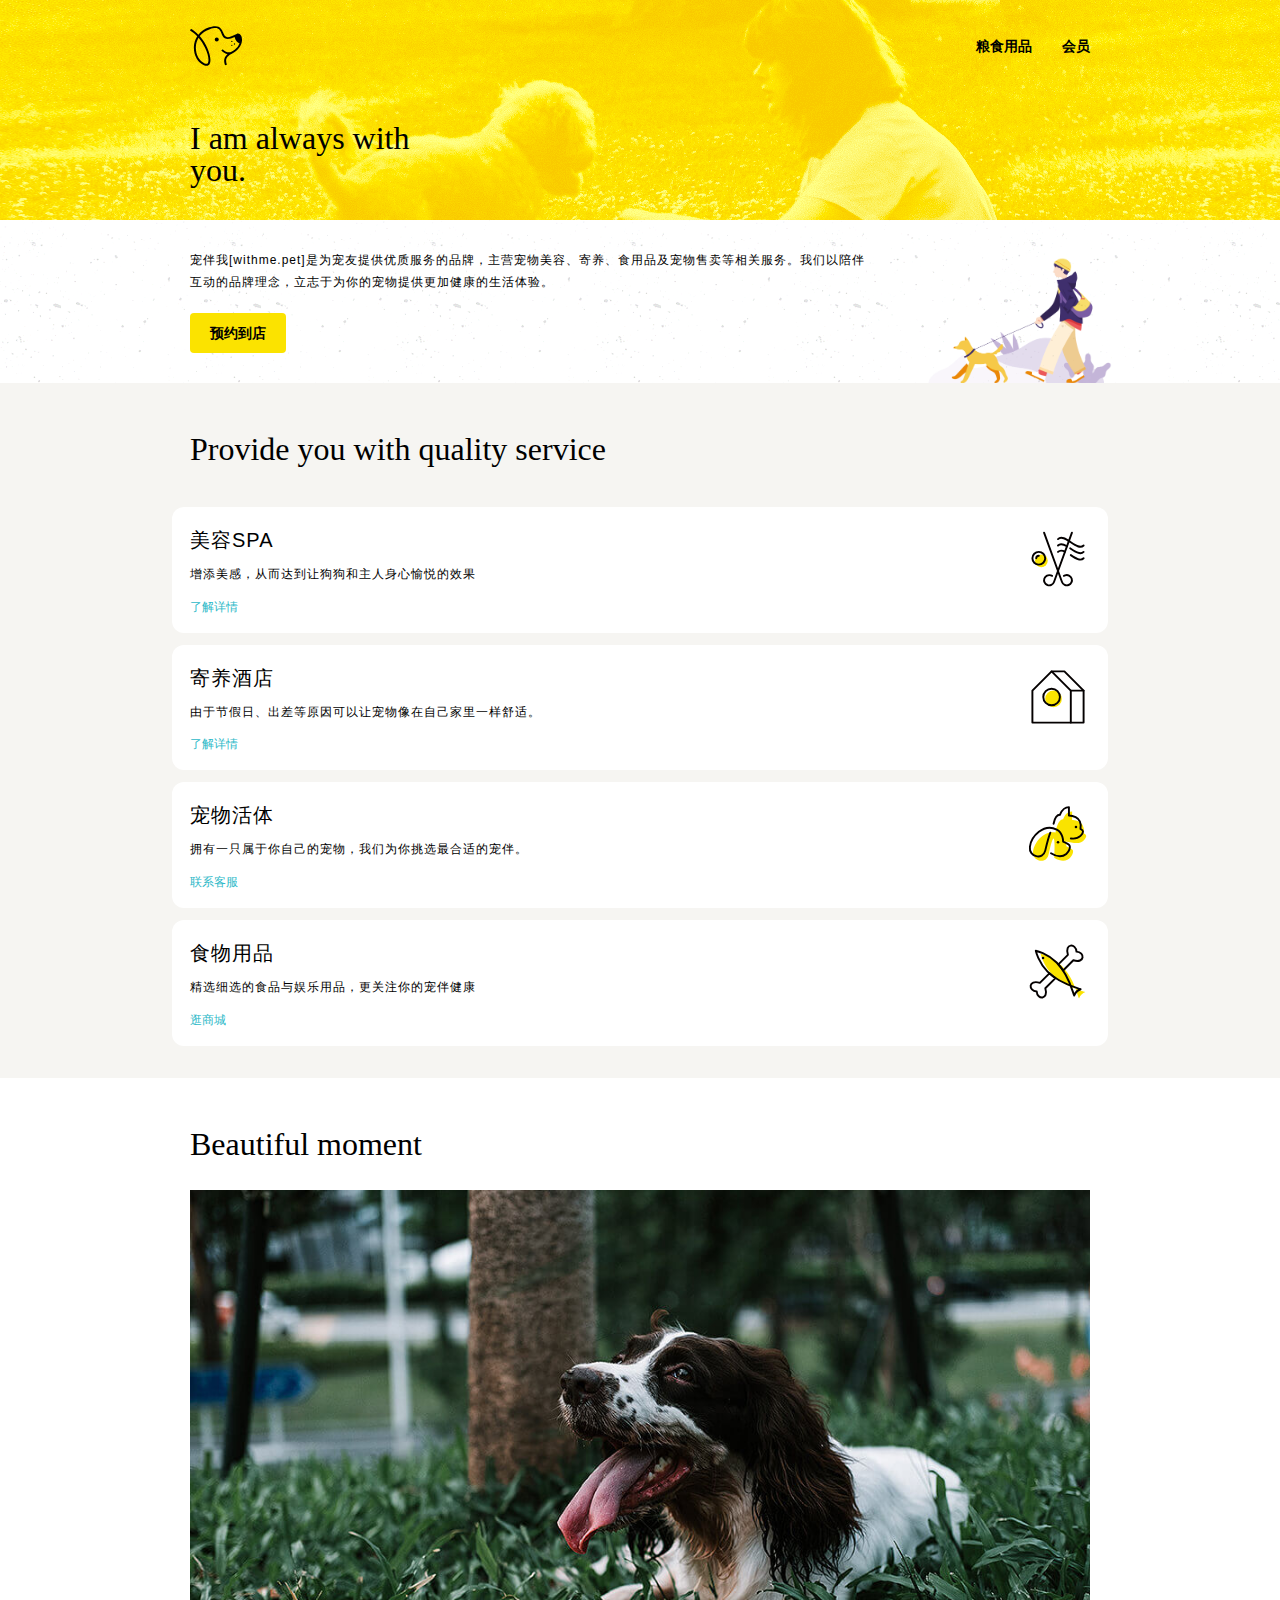
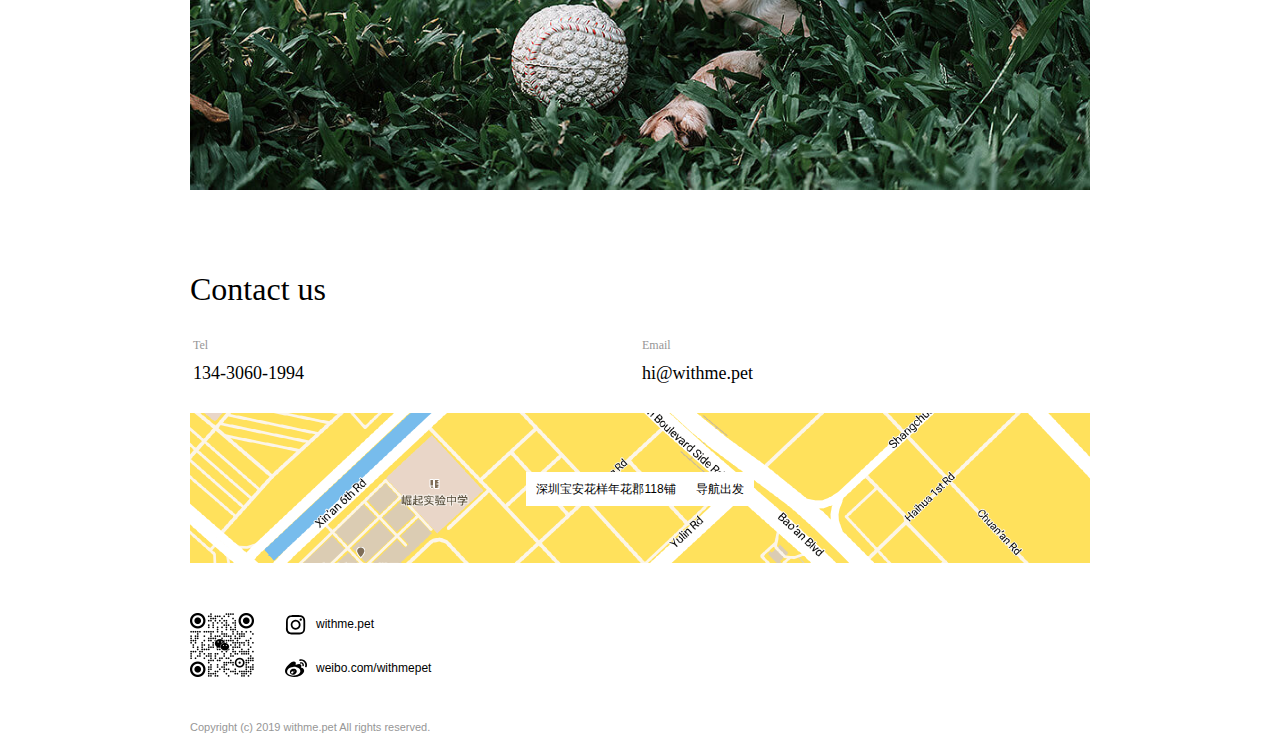
<file: index.html>
<!DOCTYPE html>
<html>
<meta name="viewport" content="width=width=device-width, user-scalable=no, initial-scale=1.0, maximum-scale=1.0, minimum-scale=1.0"> <!--适配移动显示-->
<head>
	<title>宠伴我-宠物生活 | I am always with you.</title>
	<meta name="description" content="宠伴我是一家为宠友提供优质服务的品牌，现主要包含宠物美容、寄养、食用品及活体售卖等相关服务。我们以陪伴互动的品牌理念，立志于为你的宠物提供更加健康的生活。">
	<meta name="keywords" content="Pet, Pets, Dog, Cat, 宠物, 宠物服务, 宠物美容, 宠物洗澡, 宠物剪毛, 宠物SPA, 宠物寄养, 宠物商品, 宠物用品, 宠物玩具, 宠物生活, 狗, 猫, 雪貂, 宠物陪伴">
	<meta name="viewport" content="width=device-width, viewport-fit=cover"> <!--适配iPhone底部条-->
	<meta http-equiv="Content-Type" content="text/html; charset=utf-8" />
	<link rel="icon" type="image/x-icon" sizes="16x16 32x32 128x128" href="favicon.ico">
	<link rel="stylesheet" type="text/css" href="style.css">
	<script src="script.js"></script>
	<script type="text/javascript" src="script.js"></script>
</head>

<body>

<!--Banner-->
	<div class="banner">
		<div class="bannerBg">
			<div class="LM">
				<div class="logo" onclick="window.open('index.html','_self')"><img src="icons/logo.svg"></div>
				<div class="menu">
					<ul>
						<li><!--商城弹窗入口开始-->
							<a href = "javascript:void(0)" onclick = "document.getElementById('light').style.display='block';document.getElementById('fade').style.display='block'">粮食用品</a>
						</li>
						<li><a href="member.html">会员</a></li>
					</ul>
				</div>
			</div>
			<div class="slo">
				<div class="slogan"><a>I am always with you.</a></div>
			</div>
		</div>
	</div>

	<!--商城弹窗内容开始-->
	<div id="qrwin">
		<div id="light" class="white_content">
			<div id="qrbg">
				<div id="qrimg"><img src="imgs/wxaqrcode.jpeg"></img></div>
				<div id="qrtxt">长按识别或扫码进入</div>
			</div>
			<div id="qrClose" href = "javascript:void(0)" onclick = "document.getElementById('light').style.display='none';document.getElementById('fade').style.display='none'">关闭</div>
		</div>
	</div>
	<div id="fade" class="black_overlay"></div>
	<!--商城弹窗内容结束-->

<!--关于我们-->
	<div class="info">
		<div class="btnTxt">
			<div class="about"><b>宠伴我[withme.pet]</b>是为宠友提供优质服务的品牌，主营<b>宠物美容、寄养、食用品及宠物售卖</b>等相关服务。我们以陪伴互动的品牌理念，立志于为你的宠物提供更加健康的生活体验。</div>
			<div class="btbooking"><a href="booking.html" target="_blank"><button class="btbtext" type="button" onclick="xiangzhi()" value="预约到店" />预约到店</button></a></div>
		</div>
	</div>

<!--服务范围-->
	<div class="service">
		<div class="btitle">Provide you with quality service</div>

		<div class="psall">
			<div class="petSer" onclick="window.open('index.html','_self')">
				<div class="serLeft">
					<div class="serTitle">美容SPA</div>
					<div class="serInfo">增添美感，从而达到让狗狗和主人身心愉悦的效果</div>
					<div class="moreLinks"><a href="beauty.html" >了解详情</a></div>
				</div>
				<div class="serRight"><img class="serICONs" src="icons/serMY.svg"></div>
			</div>
				
			<div class="petSer" onclick="window.open('index.html','_self')">
				<div class="serLeft">
					<div class="serTitle">寄养酒店</div>
					<div class="serInfo">由于节假日、出差等原因可以让宠物像在自己家里一样舒适。</div>
					<div class="moreLinks"><a href="fostercare.html" >了解详情</a></div>
				</div>
				<div class="serRight"><img class="serICONs" src="icons/serJY.svg"></div>
			</div>

			<div class="petSer" onclick="window.open('index.html','_self')">
				<div class="serLeft">
					<div class="serTitle">宠物活体</div>
					<div class="serInfo">拥有一只属于你自己的宠物，我们为你挑选最合适的宠伴。</div>
					<div class="moreLinks"><a href="tel:13430601994">联系客服</a></div>
				</div>
				<div class="serRight"><img class="serICONs" src="icons/serHT.svg"></div>
			</div>

			<div class="petSer" onclick="document.getElementById('light').style.display='block';document.getElementById('fade').style.display='block'">
				<div class="serLeft">
					<div class="serTitle">食物用品</div>
					<div class="serInfo">精选细选的食品与娱乐用品，更关注你的宠伴健康</div>
					<div class="moreLinks"><a href = "javascript:void(0)" onclick = "document.getElementById('light').style.display='block';document.getElementById('fade').style.display='block'">逛商城</a></div>
				</div>
				<div class="serRight"><img class="serICONs" src="icons/serSP.svg"></div>
			</div>
		</div>
	</div>

<!--案例展示-->
	<div class="works">
		<div class="worksmain">
			<div class="worksTitle">Beautiful moment</div>
			<img class="worksImg" src="imgs/work-1.jpg"></img>
		</div>
	</div>

<!--联系我们及页脚-->
	<div class="footer">

		<div class="footerall">
			<div class="footerTitle">Contact us</div>

			<table class="contactTable">
				<tr class="conTi">
	  				<td>Tel</td>
	  				<td>Email</td>
				</tr>
				<tr class="conInfo">
	  				<td><a href="tel:13430601994">134-3060-1994</a></td>
	  				<td><a href="mailto:hi@withme.pet">hi@withme.pet</a></td>
				</tr>
			</table>

			<div class="map">
				<a>深圳宝安花样年花郡118铺</a><a href="https://router.map.qq.com/short?l=989dfc0343e31c8e04d27ed082d722e0"><b>导航出发</b></a>
			</div>

			<div class="sns">
				<div class="wechat">
					<img src="imgs/wechatqr.png"></img>
				</div>

				<div class="inswb">
					<div class="insta">
						<a href="https://www.instagram.com/withme.pet"><img  src="icons/insta.svg"></img>withme.pet</a>
					</div>
					<div class="weibo">
						<a href="https://weibo.com/withmepet"><img  src="icons/weibo.svg"></img>weibo.com/withmepet</a>
					</div>
				</div>
			</div>

			<div class="copyright">Copyright (c) 2019 withme.pet All rights reserved.</div>
		</div>
	</div>




</body>
</html>
</file>
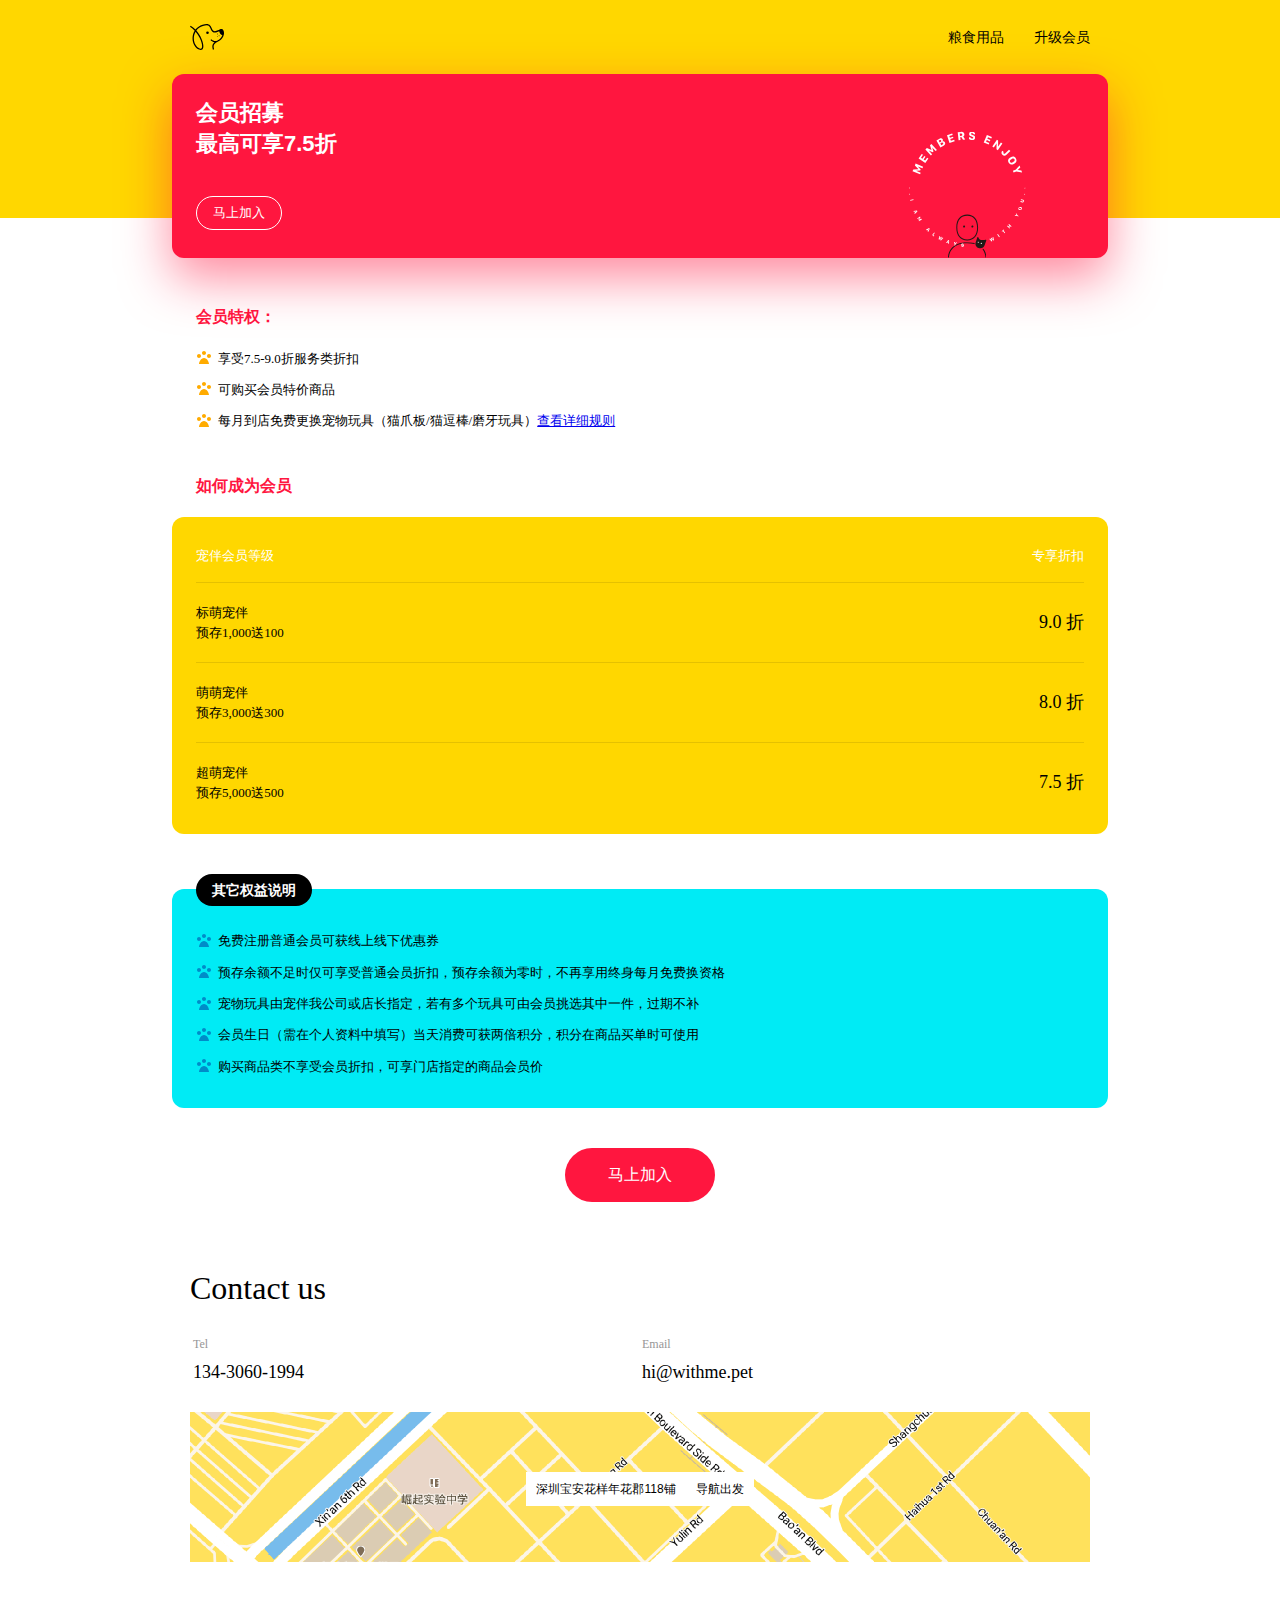
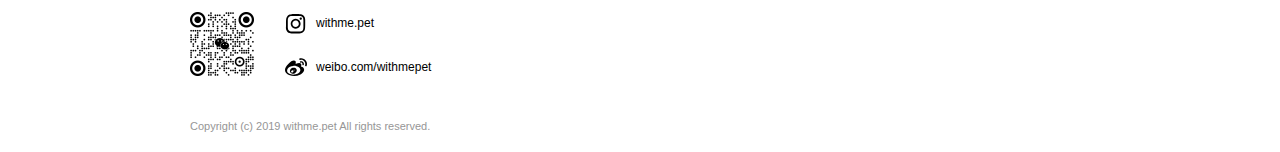
<file: member.html>
<!DOCTYPE html>
<html>
<meta name="viewport" content="width=width=device-width, user-scalable=no, initial-scale=1.0, maximum-scale=1.0, minimum-scale=1.0"> <!--适配移动显示-->
<head>
	<title>会员专享权益</title>
	<meta name="description" content="宠伴我是一家为宠友提供优质服务的品牌，现主要包含宠物美容、寄养、食用品及活体售卖等相关服务。我们以陪伴互动的品牌理念，立志于为你的宠物提供更加健康的生活。">
	<meta name="keywords" content="Pet, Pets, Dog, Cat, 宠物, 宠物服务, 宠物美容, 宠物洗澡, 宠物剪毛, 宠物SPA, 宠物寄养, 宠物商品, 宠物用品, 宠物玩具, 宠物生活, 狗, 猫, 雪貂, 宠物陪伴">
	<meta name="viewport" content="width=device-width, viewport-fit=cover"> <!--适配iPhone底部条-->
	<meta http-equiv="Content-Type" content="text/html; charset=utf-8" />
	<link rel="icon" type="image/x-icon" sizes="16x16 32x32 128x128" href="favicon.ico">
	<link rel="stylesheet" type="text/css" href="member-style.css">
	<script src="script.js"></script>
	<script type="text/javascript" src="script.js"></script>
</head>

<body>

<!--Banner-->
	<div class="banner">
		<div class="bannerBg">
			<div class="LM">
				<div class="logo" onclick="window.open('index.html','_self')"><img src="icons/logo.svg"></div>
				<div class="menu">
					<ul>
						<li>
							<!--商城弹窗入口开始-->
							<a href = "javascript:void(0)" onclick = "document.getElementById('light').style.display='block';document.getElementById('fade').style.display='block'">粮食用品</a>
						</li>
						<li><a href="https://j.youzan.com/2KSKNJ" >升级会员</a></li>
					</ul>
				</div>
			</div>

			<div class="mCard">
				<div class="mCardBG">
					<h1>会员招募</br>最高可享7.5折</h1>
					<div class="mCardbtn" onclick="window.open('https://j.youzan.com/2KSKNJ','_self')">马上加入</div>
				</div>
			</div>
		</div>
	</div>

<!--商城弹窗内容开始-->
<div id="qrwin">
	<div id="light" class="white_content">
		<div id="qrbg">
			<div id="qrimg"><img src="imgs/wxaqrcode.jpeg"></img></div>
			<div id="qrtxt">长按识别或扫码进入</div>
		</div>
		<div id="qrClose" href = "javascript:void(0)" onclick = "document.getElementById('light').style.display='none';document.getElementById('fade').style.display='none'">关闭</div>
	</div>
</div>
<div id="fade" class="black_overlay"></div>
<!--商城弹窗内容结束-->

<!--肩高弹窗内容开始-->
<div id="qrwin">
	<div id="shoulder" class="white_content">
		<div id="qrbg">
			<div id="qrimg"><img src="imgs/shoulder.svg"></img></div>
			<div id="qrtxt">在爱宠站直后从地面沿腿直到背部</div>
		</div>
		<div id="qrClose" href = "javascript:void(0)" onclick = "document.getElementById('shoulder').style.display='none';document.getElementById('fade').style.display='none'">知道了</div>
	</div>
</div>
<div id="fade" class="black_overlay"></div>
<!--肩高弹窗内容结束-->


<!--主要内容开始-->
<div id="content">

	<div class="privileges">
		<h3>会员特权：</h3>
		<ul>
			<li>享受7.5-9.0折服务类折扣</li>
			<li>可购买会员特价商品</li>
			<li>每月到店免费更换宠物玩具（猫爪板/猫逗棒/磨牙玩具）<a href="renew-toy">查看详细规则</a></li>
		</ul>
	</div>

	<div class="vipinfo">
		<h3>如何成为会员</h3>
		<div class="vipinfoTable">
			<table>
				<tr>
					<th>宠伴会员等级</th>
					<th class="tabHeader">专享折扣</th>
				</tr>
				<tr>
					<td>标萌宠伴</br>预存1,000送100</td>
					<td class="priceNo">9.0 折</td>
				</tr>
				<tr>
					<td>萌萌宠伴</br>预存3,000送300</td>
					<td class="priceNo">8.0 折</td>
				</tr>
				<tr>
					<td>超萌宠伴</br>预存5,000送500</td>
					<td class="priceNo">7.5 折</td>
				</tr>
			</table>
		</div>
	</div>

	<div class="privilegesB">
		<h3>其它权益说明</h3>
		<ul>
			<li>免费注册普通会员可获线上线下优惠券</li>
			<li>预存余额不足时仅可享受普通会员折扣，预存余额为零时，不再享用终身每月免费换资格</li>
			<li>宠物玩具由宠伴我公司或店长指定，若有多个玩具可由会员挑选其中一件，过期不补</li>
			<li>会员生日（需在个人资料中填写）当天消费可获两倍积分，积分在商品买单时可使用</li>
			<li>购买商品类不享受会员折扣，可享门店指定的商品会员价</li>
		</ul>
	</div>
	<div id="btnbot">
		<div class="botbtn" onclick="window.open('https://j.youzan.com/2KSKNJ','_self')">马上加入</div>
	</div>

</div>
<!--主要内容结束-->


<!--联系我们及页脚-->
	<div class="footer">

		<div class="footerall">
			<div class="footerTitle">Contact us</div>

			<table class="contactTable">
				<tr class="conTi">
	  				<td>Tel</td>
	  				<td>Email</td>
				</tr>
				<tr class="conInfo">
	  				<td><a href="tel:13430601994">134-3060-1994</a></td>
	  				<td><a href="mailto:hi@withme.pet">hi@withme.pet</a></td>
				</tr>
			</table>

			<div class="map">
				<a>深圳宝安花样年花郡118铺</a><a href="https://router.map.qq.com/short?l=989dfc0343e31c8e04d27ed082d722e0"><b>导航出发</b></a>
			</div>

			<div class="sns">
				<div class="wechat">
					<img src="imgs/wechatqr.png"></img>
				</div>

				<div class="inswb">
					<div class="insta">
						<a href="https://www.instagram.com/withme.pet"><img  src="icons/insta.svg"></img>withme.pet</a>
					</div>
					<div class="weibo">
						<a href="https://weibo.com/withmepet"><img  src="icons/weibo.svg"></img>weibo.com/withmepet</a>
					</div>
				</div>
			</div>

			<div class="copyright">Copyright (c) 2019 withme.pet All rights reserved.</div>
		</div>
	</div>

</body>
</html>
</file>
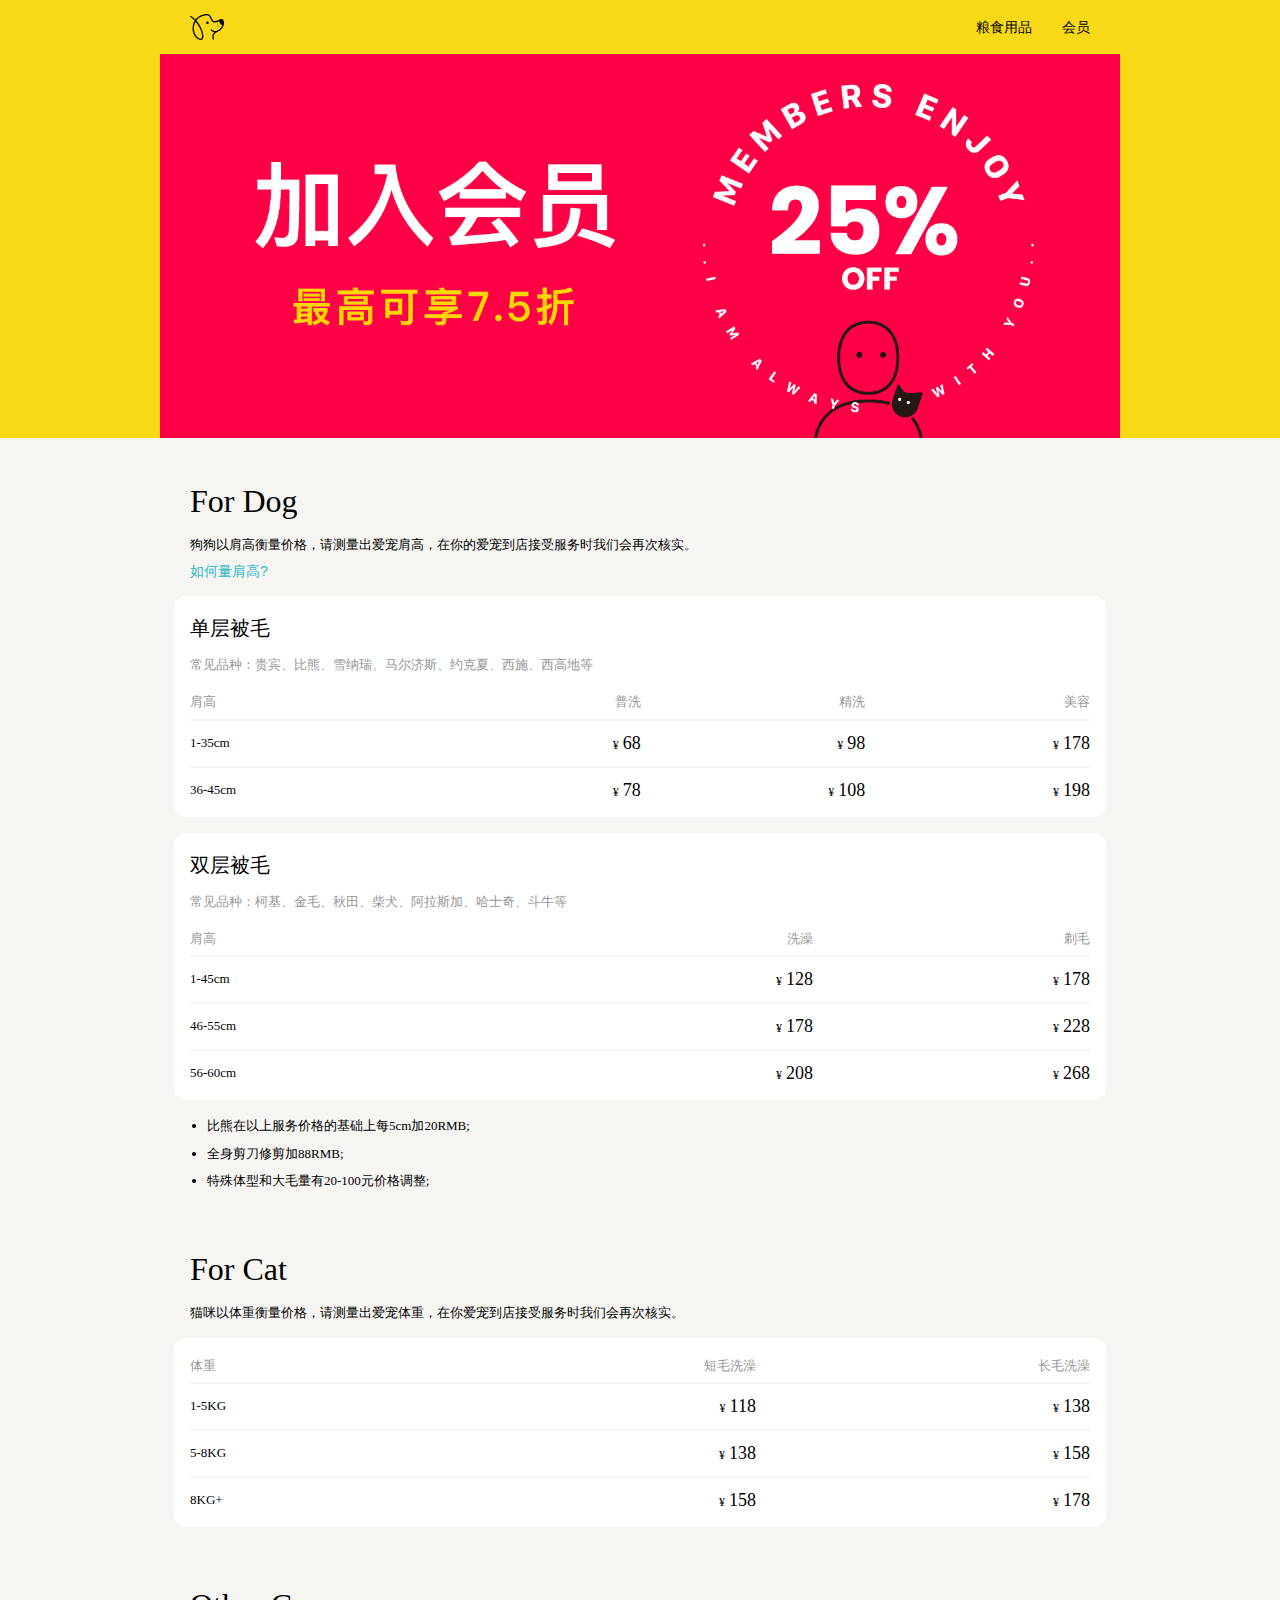
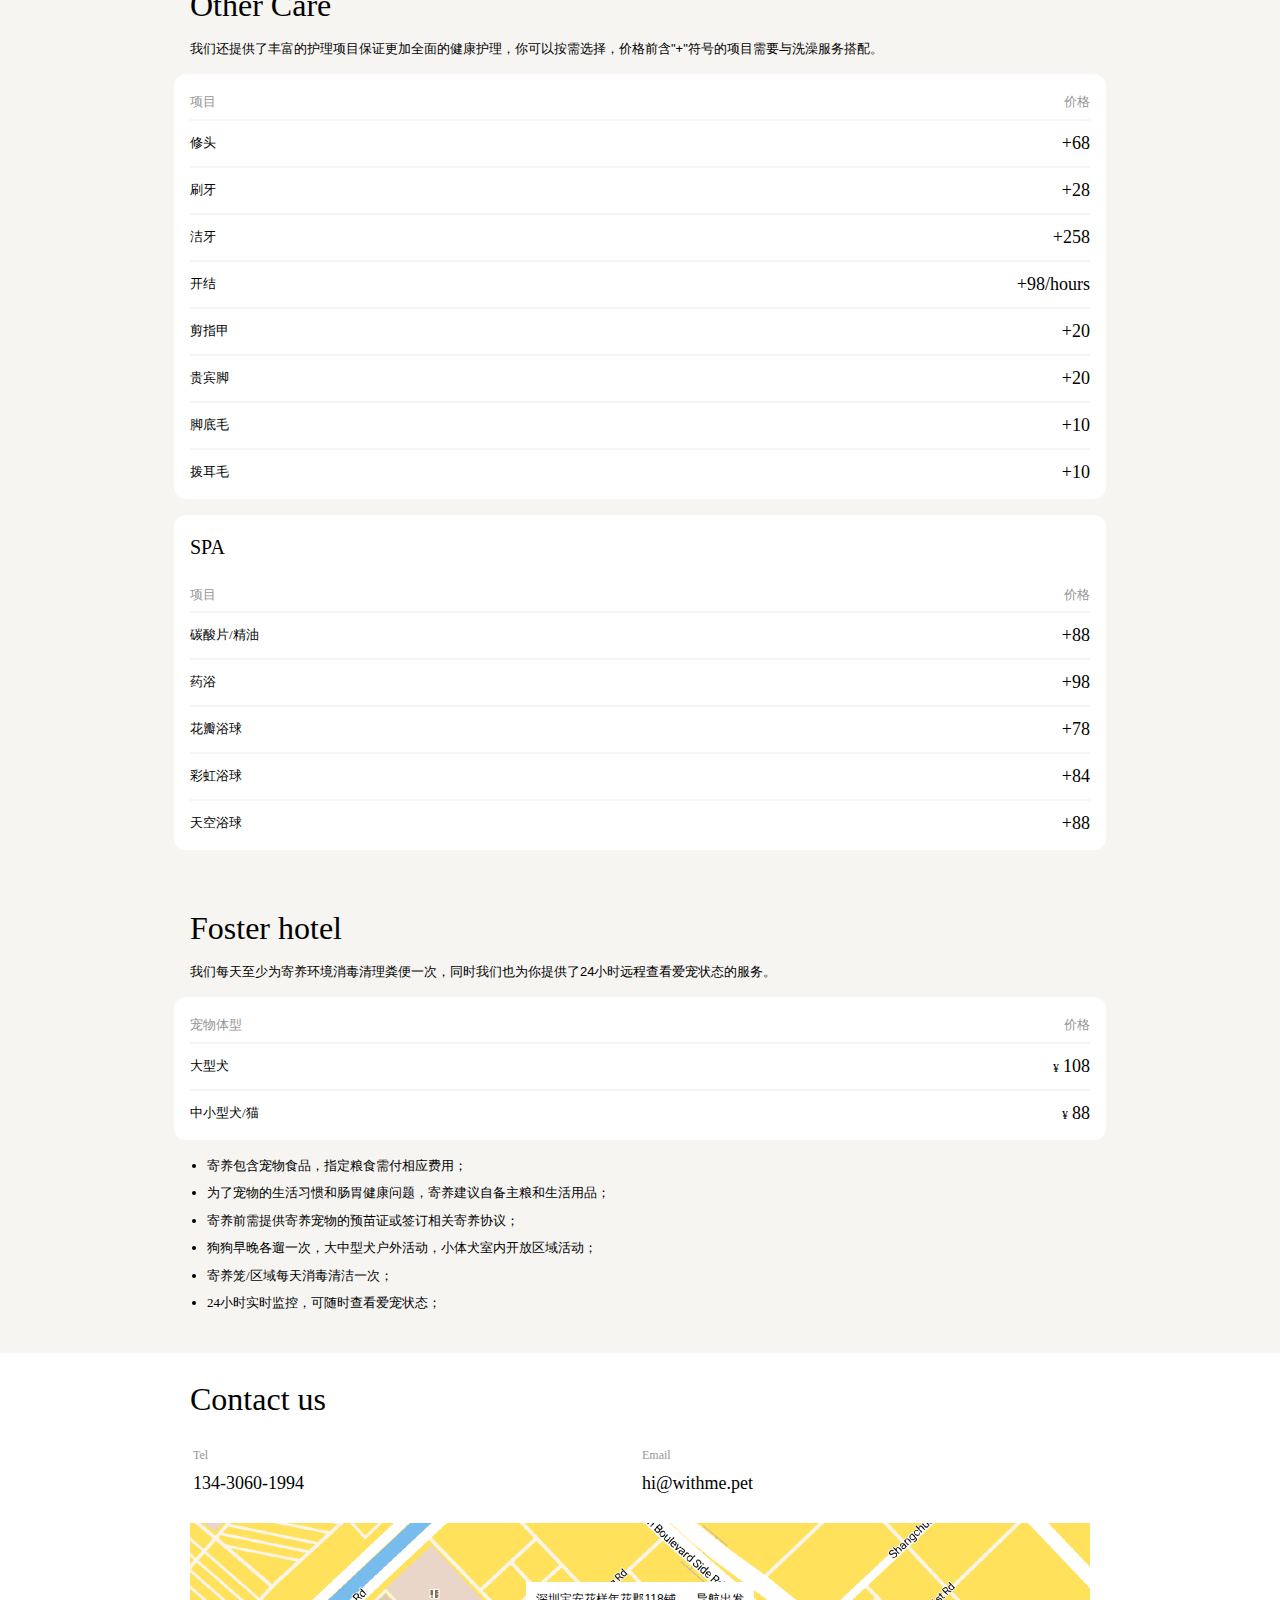
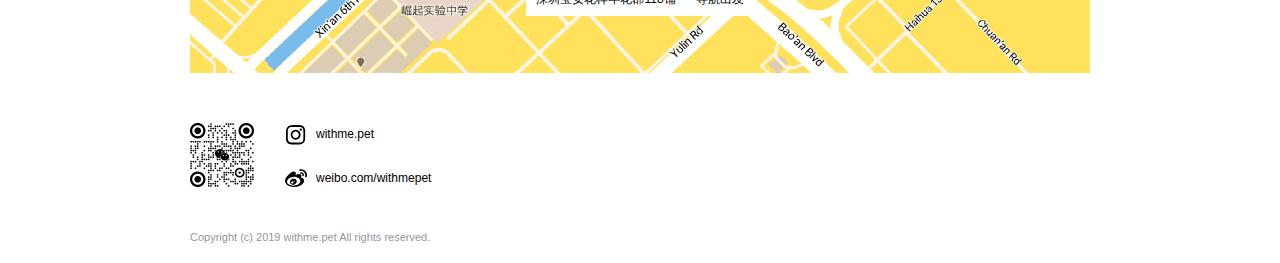
<file: price.html>
<!DOCTYPE html>
<html>
<meta name="viewport" content="width=width=device-width, user-scalable=no, initial-scale=1.0, maximum-scale=1.0, minimum-scale=1.0"> <!--适配移动显示-->
<head>
	<title>宠伴我服务价格</title>
	<meta name="description" content="宠伴我是一家为宠友提供优质服务的品牌，现主要包含宠物美容、寄养、食用品及活体售卖等相关服务。我们以陪伴互动的品牌理念，立志于为你的宠物提供更加健康的生活。">
	<meta name="keywords" content="Pet, Pets, Dog, Cat, 宠物, 宠物服务, 宠物美容, 宠物洗澡, 宠物剪毛, 宠物SPA, 宠物寄养, 宠物商品, 宠物用品, 宠物玩具, 宠物生活, 狗, 猫, 雪貂, 宠物陪伴">
	<meta name="viewport" content="width=device-width, viewport-fit=cover"> <!--适配iPhone底部条-->
	<meta http-equiv="Content-Type" content="text/html; charset=utf-8" />
	<link rel="icon" type="image/x-icon" sizes="16x16 32x32 128x128" href="favicon.ico">
	<link rel="stylesheet" type="text/css" href="price-style.css">
	<script src="script.js"></script>
	<script type="text/javascript" src="script.js"></script>
</head>

<body>

<!--Banner-->
	<div class="banner">
		<div class="bannerBg">
			<div class="LM">
				<div class="logo" onclick="window.open('index.html','_self')"><img src="icons/logo.svg"></div>
				<div class="menu">
					<ul>
						<li>
							<!--商城弹窗入口开始-->
							<a href = "javascript:void(0)" onclick = "document.getElementById('light').style.display='block';document.getElementById('fade').style.display='block'">粮食用品</a>
						</li>
						<li><a href="member.html" >会员</a></li>
					</ul>
				</div>
			</div>

			<div class="bannerPic" onclick="window.open('member.html','_self')">
				<img src="imgs/banner_Member.png"></img>
			</div>

			<!--文本
			<div class="slo">
				<div class="slogan"><a>Service Price</a></div>
				<div class="sloinfo">欢迎前来咨询，我们竭诚为你服务。以下价格为服务类项目报价，如需购买商品请点击本页右上角"商城"扫码进入宠伴我小程序购买。
	如果你还不是会员，请点击"注册会员"加入，你将可享受服务类最高六五折优惠。</div>
			</div>
			-->

		</div>
	</div>

<!--商城弹窗内容开始-->
<div id="qrwin">
	<div id="light" class="white_content">
		<div id="qrbg">
			<div id="qrimg"><img src="imgs/wxaqrcode.jpeg"></img></div>
			<div id="qrtxt">长按识别或扫码进入</div>
		</div>
		<div id="qrClose" href = "javascript:void(0)" onclick = "document.getElementById('light').style.display='none';document.getElementById('fade').style.display='none'">关闭</div>
	</div>
</div>
<div id="fade" class="black_overlay"></div>
<!--商城弹窗内容结束-->

<!--肩高弹窗内容开始-->
<div id="qrwin">
	<div id="shoulder" class="white_content">
		<div id="qrbg">
			<div id="qrimg"><img src="imgs/shoulder.svg"></img></div>
			<div id="qrtxt">在爱宠站直后从地面沿腿直到背部</div>
		</div>
		<div id="qrClose" href = "javascript:void(0)" onclick = "document.getElementById('shoulder').style.display='none';document.getElementById('fade').style.display='none'">知道了</div>
	</div>
</div>
<div id="fade" class="black_overlay"></div>
<!--肩高弹窗内容结束-->


<!--主要内容开始-->
<div id="priceBg">
	<div class="priceItem">
		<div class="priceTitle">For Dog</div>
		<div class="priceInfo">狗狗以肩高衡量价格，请测量出爱宠肩高，在你的爱宠到店接受服务时我们会再次核实。</div>
		<div class="FAQlink"><a href = "javascript:void(0)" onclick = "document.getElementById('shoulder').style.display='block';document.getElementById('fade').style.display='block'"><button class="btbtext" type="button" onclick="xiangzhi()" value="如何量肩高" />如何量肩高?</button></a></div>

		<div class="priceTable">
			<div class="priceSubTi">单层被毛</div>
			<div class="priceRemarks">常见品种：贵宾、比熊、雪纳瑞、马尔济斯、约克夏、西施、西高地等</div>
			<table>
				<tr>
					<th>肩高</th>
					<th class="tabHeader">普洗</th>
					<th class="tabHeader">精洗</th>
					<th class="tabHeader">美容</th>
				</tr>
				<tr>
					<td>1-35cm</td>
					<td class="priceNo"><a>&#165;</a>68</td>
					<td class="priceNo"><a>&#165;</a>98</td>
					<td class="priceNo"><a>&#165;</a>178</td>
				</tr>
				<tr>
					<td>36-45cm</td>
					<td class="priceNo"><a>&#165;</a>78</td>
					<td class="priceNo"><a>&#165;</a>108</td>
					<td class="priceNo"><a>&#165;</a>198</td>
				</tr>
			</table>
		</div>

		<div class="priceTable">
			<div class="priceSubTi">双层被毛</div>
			<div class="priceRemarks">常见品种：柯基、金毛、秋田、柴犬、阿拉斯加、哈士奇、斗牛等</div>
			<table>
				<tr>
					<th>肩高</th>
					<th class="tabHeader">洗澡</th>
					<th class="tabHeader">剃毛</th>
				</tr>
				<tr>
					<td>1-45cm</td>
					<td class="priceNo"><a>&#165;</a>128</td>
					<td class="priceNo"><a>&#165;</a>178</td>
				</tr>
				<tr>
					<td>46-55cm</td>
					<td class="priceNo"><a>&#165;</a>178</td>
					<td class="priceNo"><a>&#165;</a>228</td>
				</tr>
				<tr>
					<td>56-60cm</td>
					<td class="priceNo"><a>&#165;</a>208</td>
					<td class="priceNo"><a>&#165;</a>268</td>
				</tr>
			</table>
		</div>

		<div class="priceRemarks">
			<ul>
				<li>比熊在以上服务价格的基础上每5cm加20RMB;</li>
				<li>全身剪刀修剪加88RMB;</li>
				<li>特殊体型和大毛量有20-100元价格调整;</li>
			</ul>
		</div>
	</div>

	<div class="priceItem">
		<div class="priceTitle">For Cat</div>
		<div class="priceInfo">猫咪以体重衡量价格，请测量出爱宠体重，在你爱宠到店接受服务时我们会再次核实。</div>

		<div class="priceTable">
			<table>
				<tr>
					<th>体重	</th>
					<th class="tabHeader">短毛洗澡</th>
					<th class="tabHeader">长毛洗澡</th>
				</tr>
				<tr>
					<td>1-5KG</td>
					<td class="priceNo"><a>&#165;</a>118</td>
					<td class="priceNo"><a>&#165;</a>138</td>
				</tr>
				<tr>
					<td>5-8KG</td>
					<td class="priceNo"><a>&#165;</a>138</td>
					<td class="priceNo"><a>&#165;</a>158</td>
				</tr>
				<tr>
					<td>8KG+</td>
					<td class="priceNo"><a>&#165;</a>158</td>
					<td class="priceNo"><a>&#165;</a>178</td>
				</tr>
			</table>
		</div>

	</div>

	<div class="priceItem">
		<div class="priceTitle">Other Care</div>
		<div class="priceInfo">我们还提供了丰富的护理项目保证更加全面的健康护理，你可以按需选择，价格前含"+"符号的项目需要与洗澡服务搭配。</div>

		<div class="priceTable">
			<table>
				<tr>
					<th>项目	</th>
					<th class="tabHeader">价格</th>
				</tr>
				<tr>
					<td>修头</td>
					<td class="priceNo">+68</td>
				</tr>
				<tr>
					<td>刷牙</td>
					<td class="priceNo">+28</td>
				</tr>
				<tr>
					<td>洁牙</td>
					<td class="priceNo">+258</td>
				</tr>
				<tr>
					<td>开结</td>
					<td class="priceNo">+98/hours</td>
				</tr>
				<tr>
					<td>剪指甲</td>
					<td class="priceNo">+20</td>
				</tr>
				<tr>
					<td>贵宾脚</td>
					<td class="priceNo">+20</td>
				</tr>
				<tr>
					<td>脚底毛</td>
					<td class="priceNo">+10</td>
				</tr>
				<tr>
					<td>拨耳毛</td>
					<td class="priceNo">+10</td>
				</tr>
			</table>
		</div>

		<div class="priceTable">
			<div class="priceSubTi">SPA</div>
			<table>
				<tr>
					<th>项目</th>
					<th class="tabHeader">价格</th>
				</tr>
				<tr>
					<td>碳酸片/精油</td>
					<td class="priceNo">+88</td>
				</tr>
				<tr>
					<td>药浴</td>
					<td class="priceNo">+98</td>
				</tr>
				<tr>
					<td>花瓣浴球</td>
					<td class="priceNo">+78</td>
				</tr>
				<tr>
					<td>彩虹浴球</td>
					<td class="priceNo">+84</td>
				</tr>
				<tr>
					<td>天空浴球</td>
					<td class="priceNo">+88</td>
				</tr>
			</table>
		</div>

	</div>

	<div class="priceItem">
		<div class="priceTitle">Foster hotel</div>
		<div class="priceInfo">我们每天至少为寄养环境消毒清理粪便一次，同时我们也为你提供了24小时远程查看爱宠状态的服务。</div>

		<div class="priceTable">
			<table>
				<tr>
					<th>宠物体型</th>
					<th class="tabHeader">价格</th>
				</tr>
				<tr>
					<td>大型犬</td>
					<td class="priceNo"><a>&#165;</a>108</td>
				</tr>
				<tr>
					<td>中小型犬/猫</td>
					<td class="priceNo"><a>&#165;</a>88</td>
				</tr>
			</table>
		</div>

		<div class="priceRemarks">
			<ul>
				<li>寄养包含宠物食品，指定粮食需付相应费用；</li>
				<li>为了宠物的生活习惯和肠胃健康问题，寄养建议自备主粮和生活用品；</li>
				<li>寄养前需提供寄养宠物的预苗证或签订相关寄养协议；</li>
				<li>狗狗早晚各遛一次，大中型犬户外活动，小体犬室内开放区域活动；</li>
				<li>寄养笼/区域每天消毒清洁一次；</li>
				<li>24小时实时监控，可随时查看爱宠状态；</li>
			</ul>
		</div>
	</div>
</div>

<!--主要内容结束-->




<!--联系我们及页脚-->
	<div class="footer">

		<div class="footerall">
			<div class="footerTitle">Contact us</div>

			<table class="contactTable">
				<tr class="conTi">
	  				<td>Tel</td>
	  				<td>Email</td>
				</tr>
				<tr class="conInfo">
	  				<td><a href="tel:13430601994">134-3060-1994</a></td>
	  				<td><a href="mailto:hi@withme.pet">hi@withme.pet</a></td>
				</tr>
			</table>

			<div class="map">
				<a>深圳宝安花样年花郡118铺</a><a href="https://router.map.qq.com/short?l=989dfc0343e31c8e04d27ed082d722e0"><b>导航出发</b></a>
			</div>

			<div class="sns">
				<div class="wechat">
					<img src="imgs/wechatqr.png"></img>
				</div>

				<div class="inswb">
					<div class="insta">
						<a href="https://www.instagram.com/withme.pet"><img  src="icons/insta.svg"></img>withme.pet</a>
					</div>
					<div class="weibo">
						<a href="https://weibo.com/withmepet"><img  src="icons/weibo.svg"></img>weibo.com/withmepet</a>
					</div>
				</div>
			</div>

			<div class="copyright">Copyright (c) 2019 withme.pet All rights reserved.</div>
		</div>
	</div>

</body>
</html>
</file>
<file: style.css>
body{
	
		max-width: 100%;
		margin: 0 auto;
		
		padding-bottom: constant(safe-area-inset-bottom); 
		/* 适配iPhoneX底部 兼容 iOS < 11.2 */
		padding-bottom: env(safe-area-inset-botom); 
		/* 适配iPhoneX底部 兼容 iOS >= 11.2 */
		
		background: gray;
		font-size: 14px;
		font-family: -apple-system, BlinkMacSystemFont, 
		"PingFang SC","Helvetica Neue",STHeiti,"Microsoft Yahei",
		Tahoma,Simsun,sans-serif;
		font-weight: 300;
		box-sizing:border-box; /* 解决width=100% Padding宽度溢出 */

    }

    @font-face {
    	font-family: futuraa; 
    	font-weight: bold; 
    	src: url(https://withmepet.com/fonts/Futura.ttc); 
    }
    

/*隐藏滚动条（感觉没有多少用一样！）*/
	::-webkit-scrollbar{
		width: 0px;
		height: 0px;
		display: none;
	}

	::-webkit-scrollbar-thumb{
		border-radius: 5px;
		background: rgba(0,0,0,0.2);
	}


/*Tab 1
    第一部分内容*/
	.banner{
		background: rgb(247, 217, 23);
		overflow: hidden;
		color: rgb(0, 0, 0);
		background-image: url('imgs/bannerbg.png');
		background-size: auto 220px;
		background-repeat: no-repeat;
		background-position: center top;
	}

		.bannerBg{
			width: 100%;
			max-width: 960px;
			margin: 0 auto;
		}

			.LM {
				margin: 0 auto;
				padding: 20px 0 50px 30px;
				width: 100%;
				max-width: 960px;
				box-sizing: border-box; /* 解决width=100% Padding宽度溢出 */
				float: left;
			}

				.logo img{
					float: left;
					width: 52px;
					height: 52px;
				}

				.menu {
					float: right;
					margin: 0 auto;
				}

				.menu ul,li {
					float: left;
					list-style:none;
					color: rgb(0, 0, 0);
			    	font-size: 14px;
					font-weight: 600;
			    	text-decoration: none;
			    	padding: 0 15px;
			    	margin: 0 auto;
			    	line-height: 52px;
				}

				.menu a:link {
					color:rgb(0, 0, 0);
					text-decoration: none;
				}


			/*Slogan*/
			.slo {
				margin: 0 auto;
				padding: 0 30px 34px 30px;
				width: 100%;
				max-width: 960px;
				box-sizing: border-box; /* 解决width=100% Padding宽度溢出 */
				float: left;
			}

				.slogan{
					color: #000;
					font-weight: 400;
					text-align: left;
					font-size: 32px;
					line-height: 1;
					font-family: futuraa;
					width: 220px;
				}


/*商城太阳码弹窗*/
.black_overlay{ /*遮罩*/
        display: none; 
        position: absolute; 
        top: 0%; 
        left: 0%; 
        width: 100%; 
        height: 100%; 
        background-color: black; 
        z-index:1001; 
        -moz-opacity: 0.8; 
        opacity:.50; 
        filter: alpha(opacity=100);
    }

#qrwin {/*增加一个底设置窗口定位*/
	position: absolute;
	top: 50%;
	left: 50%;
}

.white_content { /*弹窗背景*/
        display: none; 
        position: absolute;

        /*弹窗居中先定固定宽和定位*/
        top: -170px; 
        left: -150px; 
        width: 300px; 
        height: 340px;
        /*弹窗居中先定固定宽和定位*/

        background-color: white; 
        z-index:1002; 
        overflow: auto;
        border-radius: 16px;
        box-sizing: border-box; /* 解决width=100% Padding宽度溢出 */
    }

#qrbg { /*太阳码背景*/
	background: white;
	box-sizing: border-box; /* 解决width=100% Padding宽度溢出 */
	background: white;
	height: 80%;
	float: center;
	width: 100%；
	line-height:0;
}

	#qrimg {
		margin: 0 auto;
		max-width: 200px;
		padding: 30px 0 20px 0;
		line-height: 0;
	}

		#qrimg img	{
			width: 100%;
			}

	#qrtxt {
		text-align: center;
		line-height: 1.5;
		font-weight: 500;
	}

#qrClose {
	font-weight: 300;
	box-sizing: border-box; /* 解决width=100% Padding宽度溢出 */
	text-align: center;
	float: left;
	width: 100%;
	line-height: 44px;
	padding-top: 10px;
}


/*关于我们*/
	.info {
		float: left;
		background: #eee;
		background-image: url('imgs/aboutbg.png');
		background-size: 200px;
		width: 100%;
	}

	/*文本*/
	.btnTxt {

		margin: 0 auto;		
		background-image: url('imgs/aboutimgg.png');
		background-color: transparent;
		background-size: 200px;
		background-repeat: no-repeat;
		background-position: 100% 100%;
		padding: 30px;
		max-width: 960px;
		box-sizing:border-box; /* 解决width=100% Padding宽度溢出 */

	}


	.about {
		font-size: 12px;
		letter-spacing: 1px;
		line-height: 1.8;
		width: 75%;
	}

	.about b{
		font-weight: 400;
	}

	/*按钮*/
	.btbooking{
		margin-top: 20px;
	}

	.btbtext{
		background: rgb(251, 227, 0);
		border: none;
    	border-radius: 4px;
    	color: rgb(0,0,0);
		display: inline-block; /* 去除外边框效果 1 */
		outline:none; /* 去除外边框效果 2 */
    	font-size: 14px;
		font-weight: 600;
		height: 40px;
    	line-height: 40px;
    	text-align: center;
    	text-decoration: none;
    	padding: 0 20px;
    }


/*服务区*/
	.service {
		float: left;
		padding: 20px 0;
		width: 100%;
		background: rgb(246, 245, 242);
		margin: 0 atuo;
		box-sizing:border-box; /* 解决width=100% Padding宽度溢出 */
	}

	.btitle {
		font-size: 32px;
		line-height: 1;
		font-family: futuraa;
		font-weight: 200;
		margin: 0 auto;
		padding: 30px;
		max-width: 960px;
		box-sizing: border-box; /* 解决width=100% Padding宽度溢出 */
	}

	.psall {
		max-width: 960px;
		margin: 0 auto;
		padding: 12px;
		box-sizing: border-box; /* 解决width=100% Padding宽度溢出 */
	}

	.petSer {
		float: left;
		background-color: rgb(255,255,255);
		padding: 20px 18px;
		box-sizing:border-box; /* 解决width=100% Padding宽度溢出 */
		margin-bottom: 12px;
		border-radius: 12px; 
		width: 100%;
	}

/*服务区-左侧整体*/
	.serLeft {
		margin: 0 auto;
		float: left;
		width: 65%;
	}

/*服务区-左侧内容*/
	.serTitle {
		padding-bottom: 10px;
		font-size: 20px;
		font-weight: 400;
		letter-spacing: 1px;
	}

	.serInfo {
		font-size: 12px;
		letter-spacing: 1px;
		line-height: 1.8;
	}

/*服务区-左侧链接接样式*/
	.moreLinks {
		float: left;
		color: rgb(45, 185, 200);
    	font-size: 12px;
		font-weight: 400;
		line-height: 1;
		padding-top: 15px;
		padding-right: 20px;
	}

	.moreLinks a:link {
		color:rgb(45, 185, 200);
		text-decoration: none;
	}
 
/*服务区-右侧图标样式*/
	.serRight {
		float: left;
		width: 35%;
	}

	.serICONs {
		float: right;
		width: 64px;
	}

/*图片展示*/
	.works {
		background: rgb(255,255,255);
		width: 100%;
		padding: 20px 0;
		margin: 0 auto;
		float: left;
	}

	.worksmain {
		max-width: 960px;
		margin: 0 auto;
		padding: 30px;
		box-sizing:border-box; /* 解决width=100% Padding宽度溢出 */
	}

	.worksTitle {
		font-size: 32px;
		line-height: 1;
		font-family: futuraa;
		font-weight: 200;
		padding-bottom: 30px;
	}

	.worksImg {
		width: 100%;
		box-sizing:border-box; /* 解决width=100% Padding宽度溢出 */
	}

/*页底-联系方式等*/
	.footer {
		width: 100%;
		float: left;
		background: rgb(255,255,255);
	}

	.footerall {
		max-width: 960px;
		margin: 0 auto;
		padding: 30px;
		box-sizing:border-box; /* 解决width=100% Padding宽度溢出 */
	}

	.footerTitle {
		font-size: 32px;
		font-family: futuraa;
		line-height: 1;
		font-weight: 200;
		padding-bottom: 25px;
	}

	.contactTable {
		border: none;
		line-height: 24px;
		font-family: futuraa;
		padding-bottom: 25px;
		width: 100%;
		box-sizing:border-box; /* 解决width=100% Padding宽度溢出 */
	}

	.contactTable td{
		padding-right: 20px;
		width: 50%;
	}

	.conTi {
		font-size: 12px;
		color: rgb(150,150,150);
		font-weight: 500;
	}

	.conInfo {
		font-size: 18px;
		font-family: futuraa;
		color: rgb(0,0,0);
	}

	.conInfo a:link, a:visited {
		color:rgb(0,0,0);
		text-decoration: none;
	}

	.conInfo a:hover {
		text-decoration: underline;
		color: rgb(0,0,0);
	}


	/*地图地址*/
	.map {
		height: 150px;
		background-image: url(imgs/map.png);
		background-size: cover;
		text-align: center;
		margin-bottom: 50px; 
		width: 100%;
		box-sizing:border-box; /* 解决width=100% Padding宽度溢出 */
	}

	.map a{
		margin: 0 auto;
		font-size: 12px;
		text-decoration: none;
		color: rgb(0,0,0);
		font-weight: 300;
		background: rgb(255,255,255);
		padding: 10px 10px;
		position: relative;
    	top: 45%;
    	transform: translate(0, -45%);
    	width: 100%;
	}

	.map a a:link {
		color: rgb(0,0,0);
	}

	.map b {
		font-weight: 500;
	}

	/*社交媒体*/
	.sns {
		width: 100%;
		float: left;
	}

	.wechat {
		float: left;
		margin-right: 30px;
	}

	.wechat img {
		width: 64px;
		height: 64px;
	}

	.inswb {
		float: left;
		text-align: left;
		margin: 0 auto;
		color: rgb(0,0,0);
		vertical-align: middle;
		font-size: 12px;
		font-weight: 400;
	}

	.inswb a:link, avisited {
		color: rgb(0,0,0);
		text-decoration: none;
	}

	.inswb img {
		width: 24px;
		height: 24px;
		vertical-align: middle;
		padding-right: 8px;
		}

	.insta {
		padding-bottom: 20px;
	}

/*版权申明*/
	.copyright {
		font-size: 11px;
		color: rgb(150,150,150);
		padding: 40px 0 20px 0;
		float: left;
		width: 100%;
	}
</file>
<file: member-style.css>
body{
	
		max-width: 100%;
		margin: 0 auto;
		
		padding-bottom: constant(safe-area-inset-bottom); 
		/* 适配iPhoneX底部 兼容 iOS < 11.2 */
		padding-bottom: env(safe-area-inset-botom); 
		/* 适配iPhoneX底部 兼容 iOS >= 11.2 */
		
		font-size: 14px;
		font-family: -apple-system, BlinkMacSystemFont, 
		"PingFang SC","Helvetica Neue",STHeiti,"Microsoft Yahei",
		Tahoma,Simsun,sans-serif;
		font-weight: 300;
		box-sizing:border-box; /* 解决width=100% Padding宽度溢出 */

    }

    @font-face {
    	font-family: futuraa; 
    	font-weight: bold; 
    	src: url(https://withmepet.com/fonts/Futura.ttc); 
    }
    

/*隐藏滚动条（感觉没有多少用一样！）*/
	::-webkit-scrollbar{
		width: 0px;
		height: 0px;
		display: none;
	}

	::-webkit-scrollbar-thumb{
		border-radius: 5px;
		background: rgba(0,0,0,0.2);
	}


/*Tab 1
    第一部分内容*/
	.banner{
		overflow: hidden;
		color: rgb(0, 0, 0);
		background: rgb(255, 215, 0);
		margin-bottom: 200px;
	}

		.bannerBg{
			width: 100%;
			max-width: 960px;
			margin: 0 auto;
			padding: 0;
		}

			.LM {
				margin: 0 auto;
				width: 100%;
				max-width: 960px;
				box-sizing: border-box; /* 解决width=100% Padding宽度溢出 */
				float: left;
				background: rgb(255, 215, 0);
			}

				.logo img{
					float: left;
					width: 34px;
					height: 34px;
					padding-top: 20px;
					padding-left: 30px;
				}

				.menu {
					float: right;
					margin: 0 auto;
				}

				.menu ul,li {
					float: left;
					list-style:none;
					color: rgb(0, 0, 0);
			    	font-size: 14px;
					font-weight: 400;
			    	text-decoration: none;
			    	padding: 0 15px;
			    	margin: 0 auto;
			    	line-height: 74px;
				}

				.menu a:link {
					color:rgb(0, 0, 0);
					text-decoration: none;
				}

			/*ImgBanner*/
			.mCard {
				float: left;
				margin: 0 auto;
				width: 100%;
				padding: 0 12px;
				line-height: 0;
				box-sizing: border-box; /* 解决width=100% Padding宽度溢出 */
				height: 144px;
				position: absolute;
				left: 0;
				top:74px;
				background: rgb(255, 215, 0);
			}

				.mCardBG {
					height: 184px;
					width: 100%;
					box-sizing: border-box; /* 解决width=100% Padding宽度溢出 */
					max-width: 936px;
					padding: 0;
					margin: 0 auto;
					line-height: 1;
					background: rgb(255,22,63) url(imgs/65officon.svg);
					background-size: 117px;
					background-repeat: no-repeat;
					background-position: 90% 100%;
					border-radius: 12px;
					box-shadow: 0px 20px 50px rgb(255,22,63,.5);
					color: white;
					background-image: 
				}

					.mCardBG h1 {
						font-size: 22px;
						line-height: 1.4;
						padding: 24px;
						margin: 0 auto;
						float: left;
						width: 100%;
						box-sizing: border-box; /* 解决width=100% Padding宽度溢出 */
					}

					.mCardbtn {
						padding: 0 16px;
						margin-left: 24px;
						margin-top: 12px;
						float: left;
						font-size: 13px;
						line-height: 32px;
						border-radius: 100px;
						border: 1px solid rgb(255,255,255);
						font-weight: 500;
					}


/*商城太阳码弹窗*/
.black_overlay{ /*遮罩*/
        display: none; 
        position: absolute; 
        top: 0%; 
        left: 0%; 
        width: 100%; 
        height: 100%; 
        background-color: black; 
        z-index:1001; 
        -moz-opacity: 0.8; 
        opacity:.50; 
        filter: alpha(opacity=100);
    }

#qrwin {/*增加一个底设置窗口定位*/
	position: absolute;
	top: 50%;
	left: 50%;
}

.white_content { /*弹窗背景*/
        display: none; 
        position: absolute;

        /*弹窗居中先定固定宽和定位*/
        top: -170px; 
        left: -150px; 
        width: 300px; 
        height: 340px;
        /*弹窗居中先定固定宽和定位*/

        background-color: white; 
        z-index:1002; 
        overflow: auto;
        border-radius: 16px;
        box-sizing: border-box; /* 解决width=100% Padding宽度溢出 */
    }

#qrbg { /*太阳码背景*/
	background: white;
	box-sizing: border-box; /* 解决width=100% Padding宽度溢出 */
	background: white;
	height: 80%;
	float: center;
	width: 100%；
	line-height:0;
}

	#qrimg {
		margin: 0 auto;
		max-width: 200px;
		padding: 30px 0 20px 0;
		line-height: 0;
	}

		#qrimg img	{
			width: 100%;
			}

	#qrtxt {
		text-align: center;
		line-height: 1.5;
		font-weight: 500;
	}

#qrClose {
	font-weight: 300;
	box-sizing: border-box; /* 解决width=100% Padding宽度溢出 */
	text-align: center;
	float: left;
	width: 100%;
	line-height: 44px;
	padding-top: 10px;
}

/*主要内容开始*/
#content {
	padding: 30px 12px;
	max-width: 960px;
	margin: 0 auto;
	box-sizing: border-box; /* 解决width=100% Padding宽度溢出 */
}

	.privileges {
		margin: 0 auto;
		padding: 0 24px 40px 24px;
	}

		.privileges h3 {
			line-height: 1.5;
			margin: 0 auto;
			padding-bottom: 10px;
			color: rgb(255,22,63);
		}

		.privileges ul {
			margin: 0 auto;
			padding-left: 0px;
			overflow:hidden;
			width: 100%;
			box-sizing: border-box;
		}

			.privileges li{
				margin: 0 auto;
				float: left;
				width: 100%;
				line-height: 1.8;
				font-weight: 300;
				list-style: none;
				background: url("imgs/list-style.svg") no-repeat 0 11.5px;
				padding: 8px 0 0 22px;
				font-size: 13px;
				font-family: futuraa;
				box-sizing: border-box;
			}

	.vipinfo {
		padding-bottom: 40px;
		float: left;
		width: 100%;
	}
	.vipinfo h3 {
		padding: 0 24px 20px 24px;
		line-height: 1.5;
		margin: 0 auto;
		color: rgb(255,22,63);
	}

	.vipinfoTable table {
		width: 100%;
		font-size: 13px;
		font-weight: 400;
		border-spacing: 0;
		line-height: 2.5;
		padding: 12px 24px;
		font-family: futuraa;
		text-align: left;
		background: rgb(255, 215, 0);
		border-radius: 12px;
	}

		.vipinfoTable th {
			color: rgb(255,255,255);
			font-weight: 400;
			padding: 20px 0;
			line-height: 1;
		}

		.vipinfoTable td {
			border-top: 1px solid rgb(0,0,0,.1);
			margin: 0 auto;
			padding: 0;
			line-height: 1.5;
			padding: 20px 0;
		}

			.tabHeader {
				text-align: right;
			}

			.priceNo {
				font-size: 18px;
				text-align: right;
			}

				.priceNo a{
					font-size: 12px;
					padding-right: 4px;
				}

	.privilegesB {
		margin: 0 auto;
		margin-top: 15px;
		padding: 0 24px 30px 24px;
		background: rgb(0,235,245);
		border-radius: 12px;
		float: left;
		position: relative;	
		box-sizing: border-box;
		width: 100%;
	}

		.privilegesB h3 {
			line-height: 32px;
			margin: 0 auto;
			padding: 0 16px;
			font-size: 14px;
			color: rgb(255,255,255);
			background: rgb(0,0,0);
			float: left;
			position: absolute;/* 若要此定位依据父元素定位，需要设置父元素定位为relative */
			top: -15px;
			border-radius: 32px;
		}

		.privilegesB ul {
			float: left;
			margin: 0 auto;
			padding-left: 0px;
			padding-top: 32px;
			overflow:hidden;
		}

			.privilegesB li{
				margin: 0 auto;
				float: left;
				width: 100%;
				line-height: 1.8;
				font-weight: 300;
				list-style: none;
				background: url("imgs/list-style-blue.svg") no-repeat 0 11.5px;
				padding: 8px 0 0 22px;
				font-size: 13px;
				font-family: futuraa;
				box-sizing: border-box;
			}

	#btnbot {
		margin: 0 auto;
		width: 100%;
		float: left;
		padding: 40px 0;
	}

	.botbtn {
		margin: 0 auto;
		display: block;
		background: rgb(255,22,63);
		width: 150px;
		line-height: 54px;
		text-align: center;
		color: rgb(255,255,255);
		border-radius: 54px;
		font-weight: 500;
		font-size: 16px;
	}

/*主要内容结束*/




/*页底-联系方式等*/
	.footer {
		width: 100%;
		float: left;
	}

	.footerall {
		max-width: 960px;
		margin: 0 auto;
		padding: 30px;
		box-sizing:border-box; /* 解决width=100% Padding宽度溢出 */
	}

	.footerTitle {
		font-size: 32px;
		font-family: futuraa;
		line-height: 1;
		font-weight: 200;
		padding-bottom: 25px;
	}

	.contactTable {
		border: none;
		line-height: 24px;
		font-family: futuraa;
		padding-bottom: 25px;
		width: 100%;
		box-sizing:border-box; /* 解决width=100% Padding宽度溢出 */
	}

	.contactTable td{
		padding-right: 20px;
		width: 50%;
	}

	.conTi {
		font-size: 12px;
		color: rgb(150,150,150);
		font-weight: 500;
	}

	.conInfo {
		font-size: 18px;
		font-family: futuraa;
		color: rgb(0,0,0);
	}

	.conInfo a:link, a:visited {
		color:rgb(0,0,0);
		text-decoration: none;
	}

	.conInfo a:hover {
		text-decoration: underline;
		color: rgb(0,0,0);
	}


	/*地图地址*/
	.map {
		height: 150px;
		background-image: url(imgs/map.png);
		background-size: cover;
		text-align: center;
		margin-bottom: 50px; 
		width: 100%;
		box-sizing:border-box; /* 解决width=100% Padding宽度溢出 */
	}

	.map a{
		margin: 0 auto;
		font-size: 12px;
		text-decoration: none;
		color: rgb(0,0,0);
		font-weight: 300;
		background: rgb(255,255,255);
		padding: 10px 10px;
		position: relative;
    	top: 45%;
    	transform: translate(0, -45%);
    	width: 100%;
	}

	.map a a:link {
		color: rgb(0,0,0);
	}

	.map b {
		font-weight: 500;
	}

	/*社交媒体*/
	.sns {
		width: 100%;
		float: left;
	}

	.wechat {
		float: left;
		margin-right: 30px;
	}

	.wechat img {
		width: 64px;
		height: 64px;
	}

	.inswb {
		float: left;
		text-align: left;
		margin: 0 auto;
		color: rgb(0,0,0);
		vertical-align: middle;
		font-size: 12px;
		font-weight: 400;
	}

	.inswb a:link, avisited {
		color: rgb(0,0,0);
		text-decoration: none;
	}

	.inswb img {
		width: 24px;
		height: 24px;
		vertical-align: middle;
		padding-right: 8px;
		}

	.insta {
		padding-bottom: 20px;
	}

/*版权申明*/
	.copyright {
		font-size: 11px;
		color: rgb(150,150,150);
		padding: 40px 0 20px 0;
		float: left;
		width: 100%;
	}
</file>
<file: price-style.css>
body{
	
		max-width: 100%;
		margin: 0 auto;
		
		padding-bottom: constant(safe-area-inset-bottom); 
		/* 适配iPhoneX底部 兼容 iOS < 11.2 */
		padding-bottom: env(safe-area-inset-botom); 
		/* 适配iPhoneX底部 兼容 iOS >= 11.2 */
		
		background: gray;
		font-size: 14px;
		font-family: -apple-system, BlinkMacSystemFont, 
		"PingFang SC","Helvetica Neue",STHeiti,"Microsoft Yahei",
		Tahoma,Simsun,sans-serif;
		font-weight: 300;
		box-sizing:border-box; /* 解决width=100% Padding宽度溢出 */

    }

    @font-face {
    	font-family: futuraa; 
    	font-weight: bold; 
    	src: url(https://withmepet.com/fonts/Futura.ttc); 
    }
    

/*隐藏滚动条（感觉没有多少用一样！）*/
	::-webkit-scrollbar{
		width: 0px;
		height: 0px;
		display: none;
	}

	::-webkit-scrollbar-thumb{
		border-radius: 5px;
		background: rgba(0,0,0,0.2);
	}


/*Tab 1
    第一部分内容*/
	.banner{
		background: rgb(247, 217, 23);
		overflow: hidden;
		color: rgb(0, 0, 0);
	}

		.bannerBg{
			width: 100%;
			max-width: 960px;
			margin: 0 auto;
			padding: 0;
		}

			.LM {
				margin: 0 auto;
				width: 100%;
				max-width: 960px;
				box-sizing: border-box; /* 解决width=100% Padding宽度溢出 */
				float: left;
			}

				.logo img{
					float: left;
					width: 34px;
					height: 34px;
					padding-top: 10px;
					padding-left: 30px;
				}

				.menu {
					float: right;
					margin: 0 auto;
				}

				.menu ul,li {
					float: left;
					list-style:none;
					color: rgb(0, 0, 0);
			    	font-size: 14px;
					font-weight: 400;
			    	text-decoration: none;
			    	padding: 0 15px;
			    	margin: 0 auto;
			    	line-height: 54px;
				}

				.menu a:link {
					color:rgb(0, 0, 0);
					text-decoration: none;
				}

			/*ImgBanner*/
			.bannerPic {
				float: left;
				width: 100%;
				line-height: 0;
				box-sizing: border-box; /* 解决width=100% Padding宽度溢出 */
			}

			.bannerPic img {
				width: 100%;
			}

			/*Slogan*/
			.slo {
				margin: 0 auto;
				padding: 0 30px;
				width: 100%;
				max-width: 960px;
				box-sizing: border-box; /* 解决width=100% Padding宽度溢出 */
				float: left;
			}

				.slogan{
					color: #000;
					font-weight: 400;
					text-align: left;
					font-size: 32px;
					line-height: 1;
					font-family: futuraa;
				}

				.sloinfo{
					width: 100%;
					color: #000;
					font-weight: 300;
					text-align: justify;
					font-size: 13px;
					line-height: 1.5;
					padding: 20px 0 28px 0;
				}

/*商城太阳码弹窗*/
.black_overlay{ /*遮罩*/
        display: none; 
        position: absolute; 
        top: 0%; 
        left: 0%; 
        width: 100%; 
        height: 100%; 
        background-color: black; 
        z-index:1001; 
        -moz-opacity: 0.8; 
        opacity:.50; 
        filter: alpha(opacity=100);
    }

#qrwin {/*增加一个底设置窗口定位*/
	position: absolute;
	top: 50%;
	left: 50%;
}

.white_content { /*弹窗背景*/
        display: none; 
        position: absolute;

        /*弹窗居中先定固定宽和定位*/
        top: -170px; 
        left: -150px; 
        width: 300px; 
        height: 340px;
        /*弹窗居中先定固定宽和定位*/

        background-color: white; 
        z-index:1002; 
        overflow: auto;
        border-radius: 16px;
        box-sizing: border-box; /* 解决width=100% Padding宽度溢出 */
    }

#qrbg { /*太阳码背景*/
	background: white;
	box-sizing: border-box; /* 解决width=100% Padding宽度溢出 */
	background: white;
	height: 80%;
	float: center;
	width: 100%；
	line-height:0;
}

	#qrimg {
		margin: 0 auto;
		max-width: 200px;
		padding: 30px 0 20px 0;
		line-height: 0;
	}

		#qrimg img	{
			width: 100%;
			}

	#qrtxt {
		text-align: center;
		line-height: 1.5;
		font-weight: 500;
	}

#qrClose {
	font-weight: 300;
	box-sizing: border-box; /* 解决width=100% Padding宽度溢出 */
	text-align: center;
	float: left;
	width: 100%;
	line-height: 44px;
	padding-top: 10px;
}

/*主要内容开始*/
	#priceBg {
		margin: 0 auto;
		width: 100%;
		background: rgb(246, 245, 242);
		padding: 0px 0 25px 0;
		overflow:hidden;
	}
		.priceItem {
			margin: 0 auto;
			max-width: 960px;
			padding: 15px 14px;
			box-sizing: border-box; /* 解决width=100% Padding宽度溢出 */
			overflow:hidden;
		}

			.priceTitle {
				margin: 0 auto;
				font-size: 32px;
				font-weight: 500px;
				font-family: futuraa;
				padding: 30px 16px 16px 16px;
			}

			.priceInfo {
				margin: 0 auto;
				font-size: 13px;
				padding: 0 16px;
			}

			.FAQlink {
				padding: 8px 16px 0 16px;
			}

			.btbtext {
				background: transparent;
				border: none;
    			border-radius: 0;
    			color: rgb(45, 185, 200);
				display: inline-block; /* 去除外边框效果 1 */
				outline:none; /* 去除外边框效果 2 */
		    	font-size: 14px;
				font-weight: 400;
				height: 18px;
		    	line-height: 18px;
		    	text-align: center;
		    	text-decoration: none;
		    	padding: 0;
			}

			.priceTable {
				margin-top: 16px;
				font-weight: 500;
				width: 100%;
				padding: 0;
				background: white;
				border-radius: 12px;
			}

			.priceSubTi {
				padding: 12px 16px 0px 16px;
				line-height: 2;
				font-size: 20px;
				font-family: futuraa;
				font-weight: 400;
			}


			.priceTable table {
				width: 100%;
				font-size: 13px;
				font-weight: 400;
				border-spacing: 0;
				line-height: 2.5;
				padding: 12px 16px 4px 16px;
				font-family: futuraa;
				text-align: left;
			}

				.priceTable td {
					border-top: 2px solid #F6F5F2;
					margin: 0 auto;
					padding: 0;
				}

				.priceTable th {
					color: rgb(150, 150, 150);
					font-weight: 400;
					padding: 0;
				}

					.tabHeader {
						text-align: right;
					}

					.priceNo {
						font-size: 18px;
						text-align: right;
					}

						.priceNo a{
							font-size: 12px;
							padding-right: 4px;
						}

				.priceRemarks {
					margin: 0 auto;
					overflow: hidden;
					padding: 8px 16px 0 16px;
					font-size: 13px;
					font-weight: 300;
					color: rgb(150, 150, 150);
				}

					.priceRemarks ul {
						margin: 0 auto;
						padding-left: 17px;
						overflow:hidden;
					}

					.priceRemarks li {
						margin: 0 auto;
						float: left;
						width: 100%;
						line-height: 1.5;
						font-weight: 300;
						list-style-type: disc;
						padding: 0px;
						padding-top: 8px;
						font-size: 13px;
						font-family: futuraa;
					}



/*页底-联系方式等*/
	.footer {
		width: 100%;
		float: left;
		background: rgb(255,255,255);
	}

	.footerall {
		max-width: 960px;
		margin: 0 auto;
		padding: 30px;
		box-sizing:border-box; /* 解决width=100% Padding宽度溢出 */
	}

	.footerTitle {
		font-size: 32px;
		font-family: futuraa;
		line-height: 1;
		font-weight: 200;
		padding-bottom: 25px;
	}

	.contactTable {
		border: none;
		line-height: 24px;
		font-family: futuraa;
		padding-bottom: 25px;
		width: 100%;
		box-sizing:border-box; /* 解决width=100% Padding宽度溢出 */
	}

	.contactTable td{
		padding-right: 20px;
		width: 50%;
	}

	.conTi {
		font-size: 12px;
		color: rgb(150,150,150);
		font-weight: 500;
	}

	.conInfo {
		font-size: 18px;
		font-family: futuraa;
		color: rgb(0,0,0);
	}

	.conInfo a:link, a:visited {
		color:rgb(0,0,0);
		text-decoration: none;
	}

	.conInfo a:hover {
		text-decoration: underline;
		color: rgb(0,0,0);
	}


	/*地图地址*/
	.map {
		height: 150px;
		background-image: url(imgs/map.png);
		background-size: cover;
		text-align: center;
		margin-bottom: 50px; 
		width: 100%;
		box-sizing:border-box; /* 解决width=100% Padding宽度溢出 */
	}

	.map a{
		margin: 0 auto;
		font-size: 12px;
		text-decoration: none;
		color: rgb(0,0,0);
		font-weight: 300;
		background: rgb(255,255,255);
		padding: 10px 10px;
		position: relative;
    	top: 45%;
    	transform: translate(0, -45%);
    	width: 100%;
	}

	.map a a:link {
		color: rgb(0,0,0);
	}

	.map b {
		font-weight: 500;
	}

	/*社交媒体*/
	.sns {
		width: 100%;
		float: left;
	}

	.wechat {
		float: left;
		margin-right: 30px;
	}

	.wechat img {
		width: 64px;
		height: 64px;
	}

	.inswb {
		float: left;
		text-align: left;
		margin: 0 auto;
		color: rgb(0,0,0);
		vertical-align: middle;
		font-size: 12px;
		font-weight: 400;
	}

	.inswb a:link, avisited {
		color: rgb(0,0,0);
		text-decoration: none;
	}

	.inswb img {
		width: 24px;
		height: 24px;
		vertical-align: middle;
		padding-right: 8px;
		}

	.insta {
		padding-bottom: 20px;
	}

/*版权申明*/
	.copyright {
		font-size: 11px;
		color: rgb(150,150,150);
		padding: 40px 0 20px 0;
		float: left;
		width: 100%;
	}
</file>
